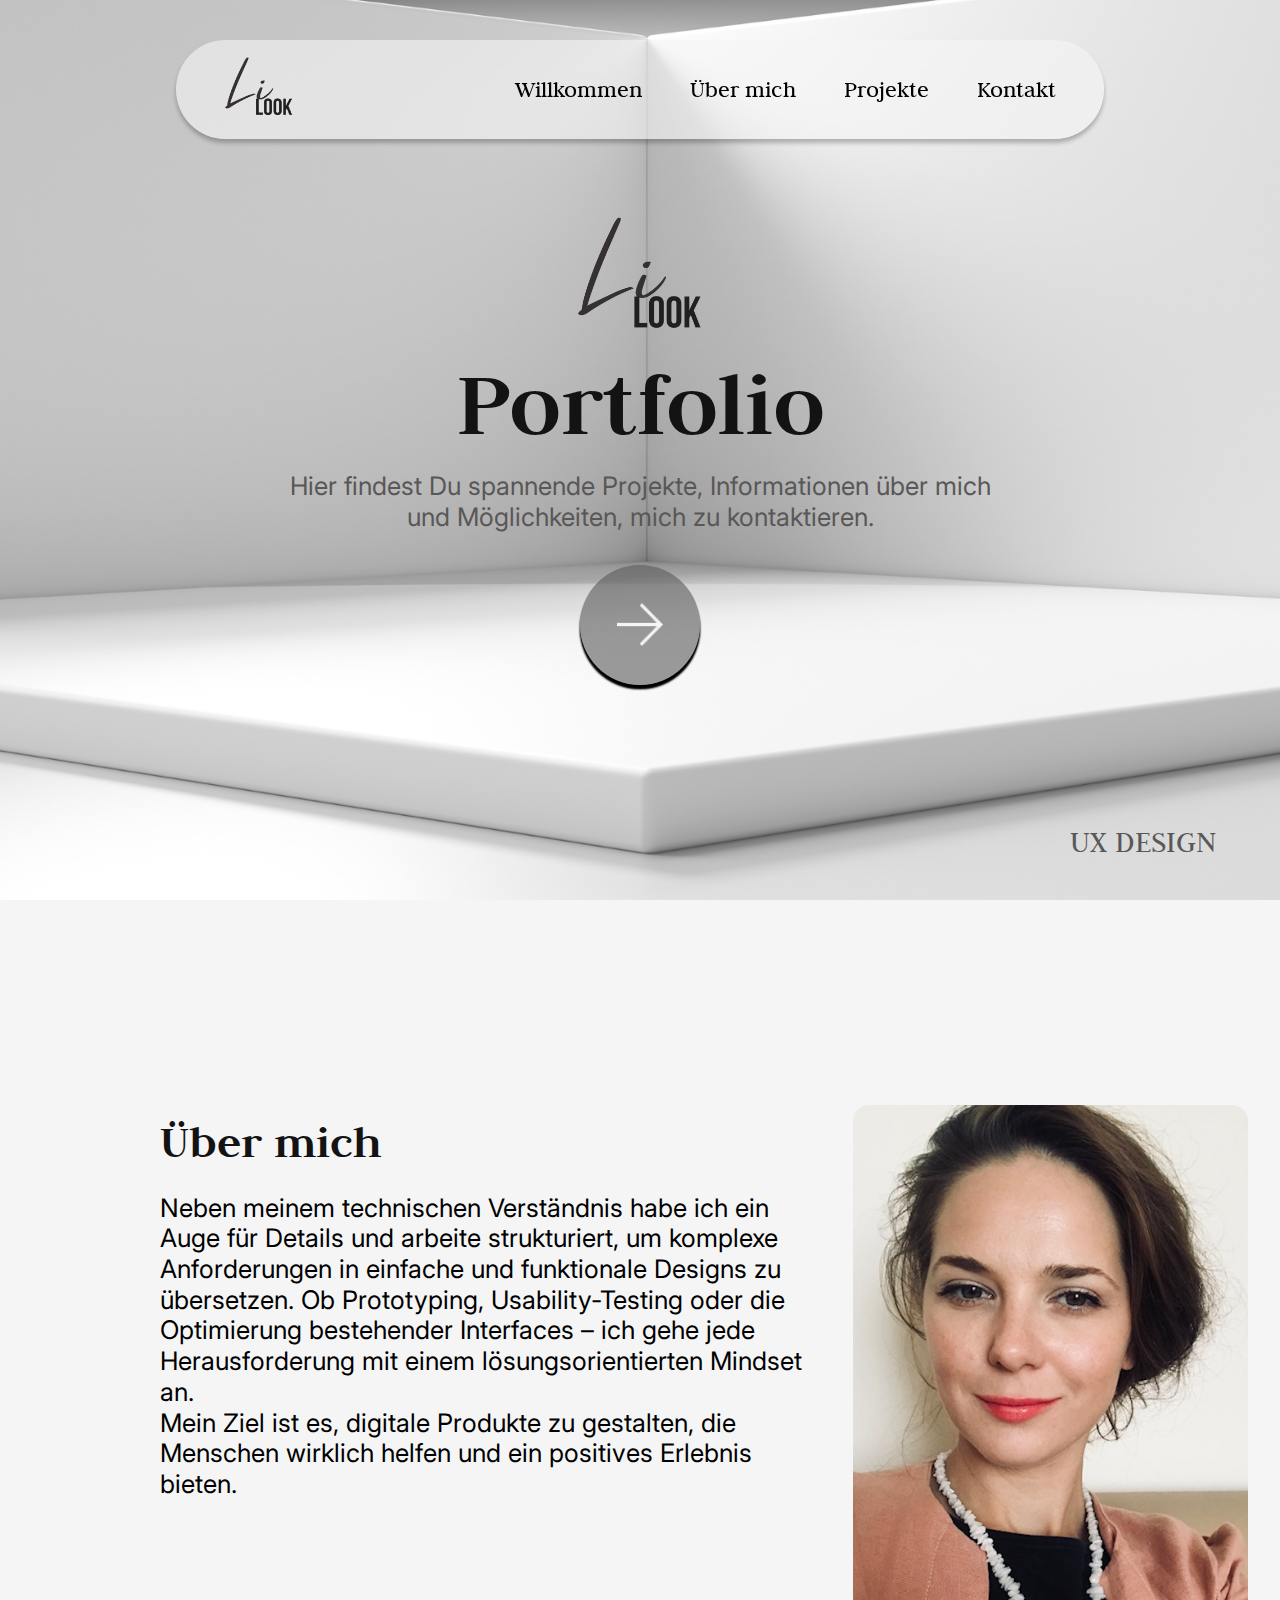
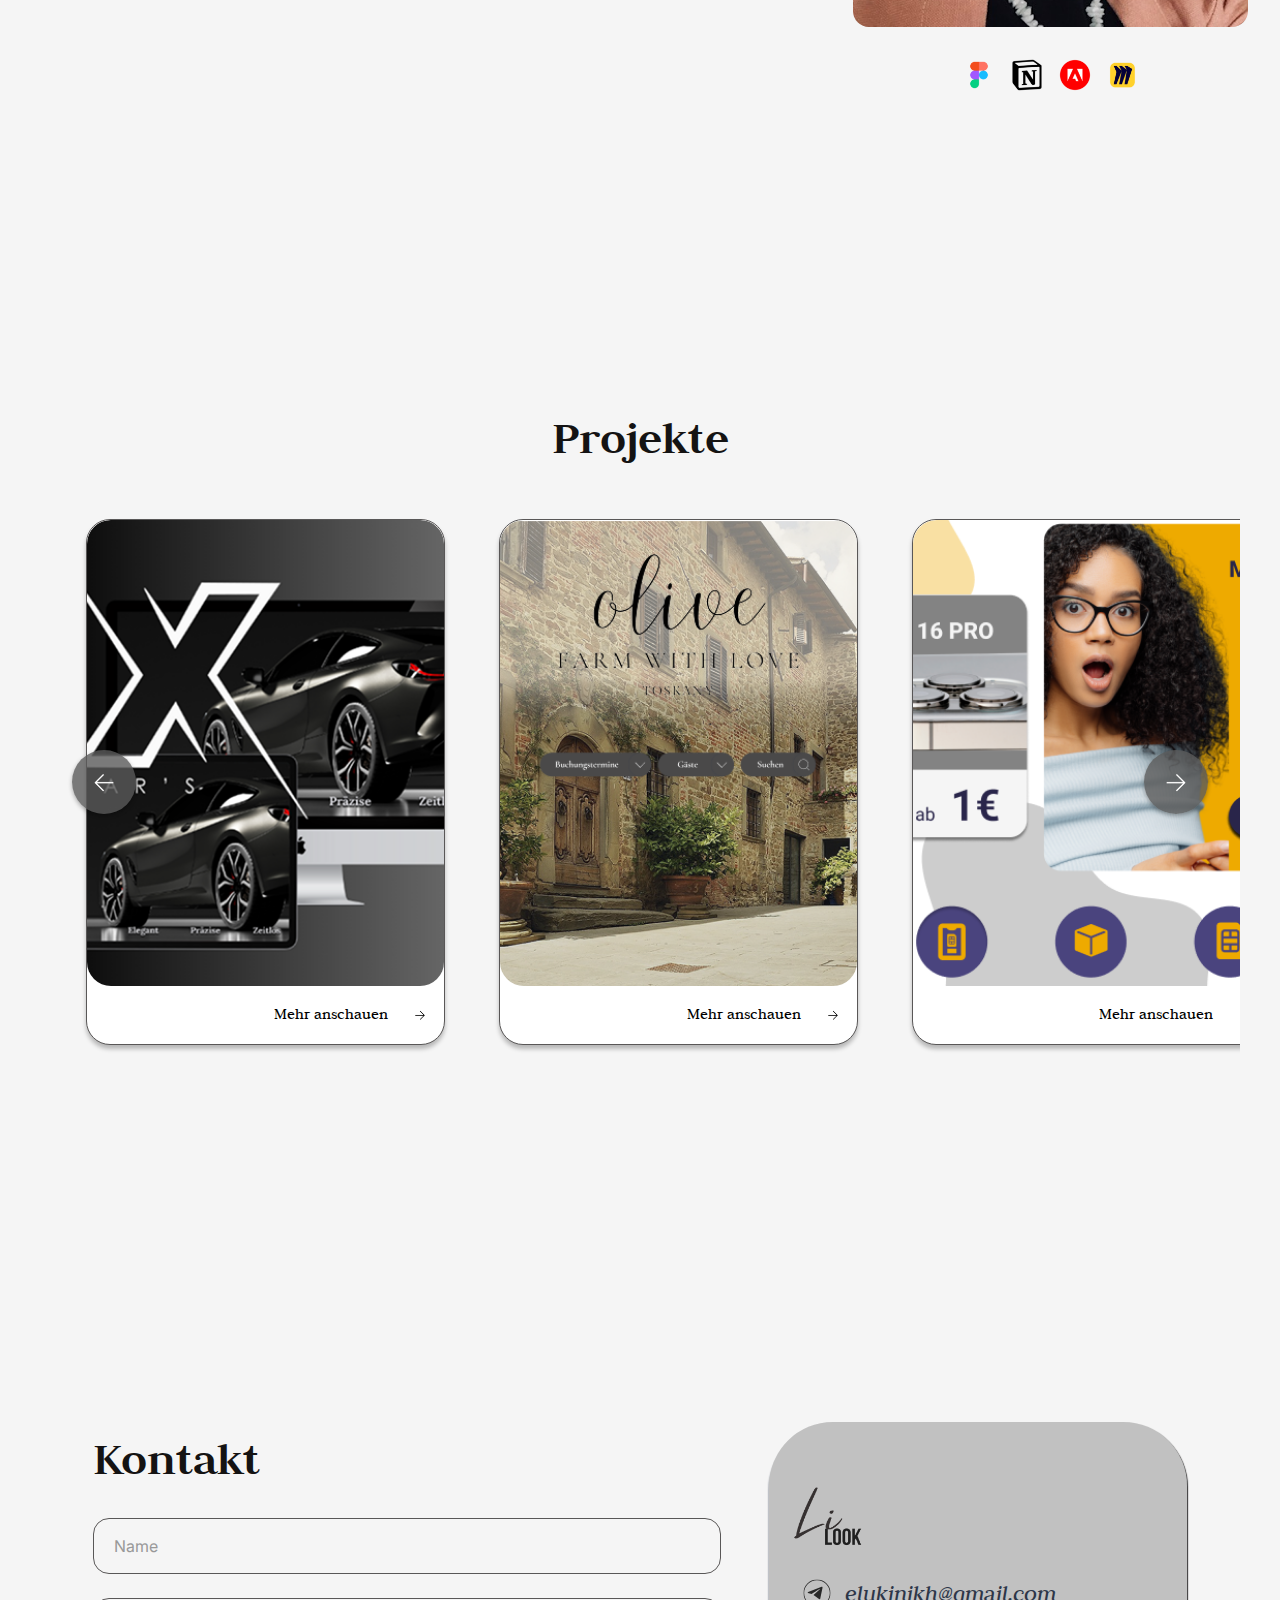
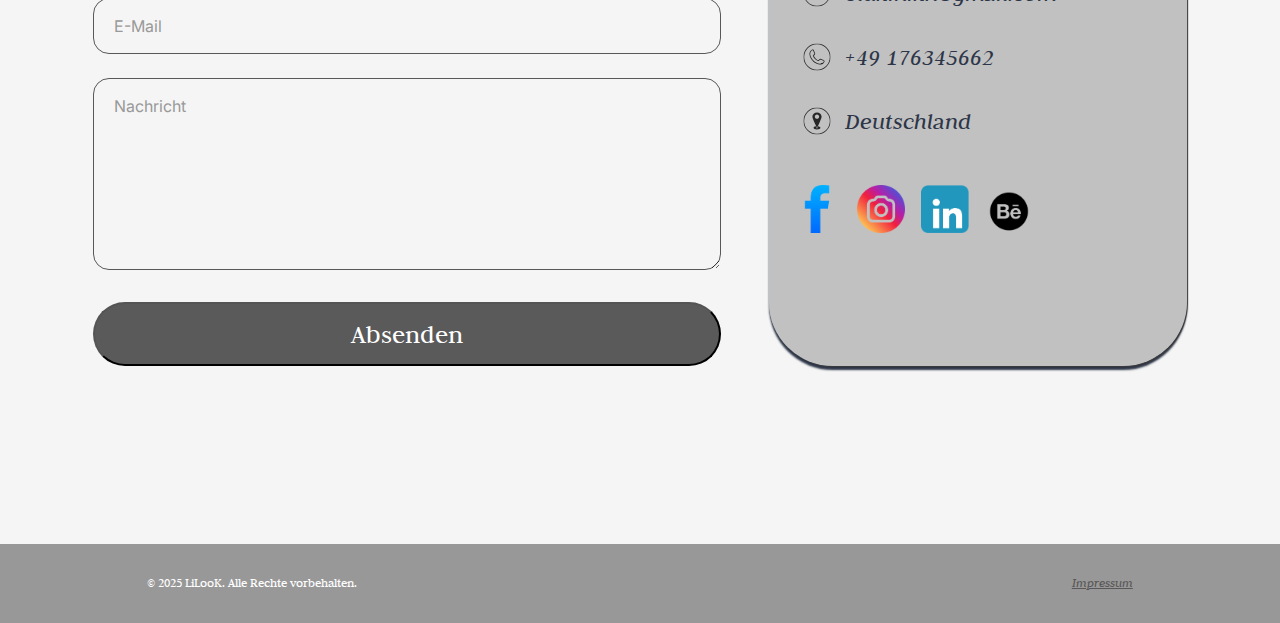
<file: index.html>
<!DOCTYPE html>
<html lang="de">

<head>
    <meta charset="UTF-8">
    <meta name="viewport" content="width=device-width, initial-scale=1.0">
    <title>LiLooK</title>
    <meta name="description"
        content="Willkommen im Portfolio von LiLooK – Entdecken Sie spannende Projekte, Informationen über mich und Möglichkeiten, mich zu kontaktieren.">
    <meta name="keywords" content="LiLooK, Portfolio, UX Design, Webentwicklung, Projekte, Kontakt">
    <link rel="canonical" href="https://www.LiLooK.de/index.html">
    <link rel="preconnect" href="https://fonts.googleapis.com">
    <link rel="preconnect" href="https://fonts.gstatic.com" crossorigin>
    <link
        href="https://fonts.googleapis.com/css2?family=Judson:ital,wght@0,400;0,700;1,400&family=Inter:ital,opsz,wght@0,14..32,100..900;1,14..32,100..900&display=swap"
        rel="stylesheet">
    <link rel="stylesheet" href="CSS/styles.css">
    <link rel="stylesheet" href="CSS/mediaQueries.css">
    <script src="https://code.jquery.com/jquery-3.7.1.js"></script>
    <script src="js/loadTemplates.js"></script>
</head>

<body>
    <!-- Der Header wird hier automatisch eingefügt -->

    <!-- Willkommen Section -->
    <section id="Willkommen" aria-label="Willkommen">
        <div class="hero">
            <img src="images/logo.png" alt="LiLook Logo">
            <h1>Portfolio</h1>
            <p>Hier findest Du spannende Projekte, Informationen über mich und Möglichkeiten, mich zu kontaktieren.</p>
            <div class="button-container">
                <a href="#Über-mich" class="scroll-button" aria-label="Scrollen zu über mich">
                    <img src="images/arrow left white.png" alt="Pfeil Icon" c class="scroll-arrow-icon">
                </a>
            </div>
        </div>
        <div class="merits"> UX DESIGN</div>
    </section>
    <!-- Über mich Section -->
    <section id="Über-mich" aria-label="Über mich">
        <div class="two-column-grid">
            <div class="left-column">
                <h2>Über mich</h2>
                <div class="about-text">
                    <p>Neben meinem technischen Verständnis habe ich ein Auge für Details und arbeite
                        strukturiert, um
                        komplexe Anforderungen in einfache und funktionale Designs zu übersetzen. Ob
                        Prototyping,
                        Usability-Testing oder die Optimierung bestehender Interfaces – ich gehe jede
                        Herausforderung
                        mit einem lösungsorientierten Mindset an.
                    </p>
                    <p>Mein Ziel ist es, digitale Produkte zu gestalten, die Menschen wirklich helfen und ein
                        positives Erlebnis bieten.
                    </p>
                </div>
            </div>
            <div class="right-column">
                <div class="about-image">
                    <img src="images/foto.JPG" alt="LiLook Foto">
                </div>
                <!-- Icons -->
                <div class="icon-container">
                    <img src="images/figma icon.png" alt="Figma" class="icon">
                    <img src="images/notion icon.png" alt="Notion" class="icon">
                    <img src="images/adobe icon.png" alt="Adobe" class="icon">
                    <img src="images/miro icon.png" alt="Miro" class="icon">
                </div>
            </div>
        </div>
    </section>
    <!-- projekts Section -->
    <section id="Projekte" aria-label="Projekte">
        <h2>Projekte</h2>
        <div class="cards-wrapper">
            <div class="cards-container">
                <!-- projekt X Cars -->
                <div class="projekt" data-project="xcars">
                    <article class="card" aria-label="X Cars Projekt">
                        <div class="card-content">
                            <img src="images/x cars card-image.png" alt="X cars Unternehmensoftware" class="card-image">
                            <a href="xcars.html" class="card-link" data-project="xcars">
                                Mehr anschauen
                                <img src="images/arrow right.png" alt="Pfeil-Icon" class="arrow-icon">
                            </a>
                        </div>
                    </article>
                </div>
                <!-- projekt Villa Oliva -->
                <div class="projekt" data-project="oliva">
                    <article class="card" aria-label="Villa Oliva Projekt">
                        <div class="card-content">
                            <img src="images/oliva card-image.png" alt="Villa Oliva Webpräsenz" class="card-image">
                            <a href="oliva.html" class="card-link" data-project="oliva">
                                Mehr anschauen
                                <img src="images/arrow right.png" alt="Pfeil-Icon" class="arrow-icon">
                            </a>
                        </div>
                    </article>
                </div>
                <!-- projekt IP Telekom -->
                <div class="projekt" data-project="ip">
                    <article class="card" aria-label="IP Telekom Projekt">
                        <div class="card-content">
                            <img src="images/ip card-image.png" alt="IP Telekom Projekt" class="card-image">
                            <a href="ip.html" class="card-link" data-project="ip">
                                Mehr anschauen
                                <img src="images/arrow right.png" alt="Pfeil-Icon" class="arrow-icon">
                            </a>
                        </div>
                    </article>
                </div>
            </div>
            <!-- Navigationsbuttons -->
            <button class="nav-button prev-button">
                <img src="images/arrow left.png" alt="Vorheriges Projekt" class="nav-icon">
            </button>
            <button class="nav-button next-button">
                <img src="images/arrow right.png" alt="Nächstes Projekt" class="nav-icon">
            </button>
        </div>
    </section>
    <!-- Kontakt Section -->
    <section id="Kontakt" aria-label="Kontakt">
        <div class="kontakt-grid">
            <!-- Formular-Spalte -->
            <div class="form-spalte">
                <h2>Kontakt</h2>
                <form action="#" method="post">
                    <!-- Floating Label Gruppe für Name -->
                    <div class="floating-label-group">
                        <input type="text" id="name" name="name" pattern="[A-Za-zÄÖÜäöüß ]+" placeholder=" " required>
                        <label for="name">Name</label>
                    </div>
                    <!-- Floating Label Gruppe für E-Mail -->
                    <div class="floating-label-group">
                        <input type="email" id="email" name="email" placeholder=" " required>
                        <label for="email">E-Mail</label>
                    </div>

                    <!-- Floating Label Gruppe für Nachricht -->
                    <div class="floating-label-group">
                        <textarea id="message" name="message" placeholder=" " required></textarea>
                        <label for="message">Nachricht</label>
                    </div>

                    <button type="submit">Absenden</button>
                </form>
            </div>
            <!-- Kontakt-Spalte -->
            <div class="kontakt-spalte">
                <div class="kontakt-container">
                    <!-- E-Mail -->
                    <img src="images/logo.png" alt="LiLook Logo" class="logo">
                    <div class="kontakt-item">
                        <img src="images/icon mail.svg" alt="E-Mail Icon" class="kontakt-icon">
                        <a href="mailto:elukinikh@gmail.com">elukinikh@gmail.com</a>
                    </div>
                    <!-- Telefon -->
                    <div class="kontakt-item">
                        <img src="images/icon phone.svg" alt="Telefon Icon" class="kontakt-icon">
                        <p>+49 176345662</p>
                    </div>
                    <!-- Adresse -->
                    <div class="kontakt-item">
                        <img src="images/icon location.svg" alt="Adresse Icon" class="kontakt-icon">
                        <p>Deutschland</p>
                    </div>
                    <!-- Social-Media-Icons -->
                    <div class="social-links">
                        <a href="https://www.facebook.com/elizaveta.lukinikh/" target="_blank" rel="noopener noreferrer"
                            aria-label="Facebook">
                            <img src="images/facebooklogo.png" alt="Facebook" class="social-icon">
                        </a>
                        <a href="https://www.instagram.com/lillook/" target="_blank" rel="noopener noreferrer"
                            aria-label="Instagram">
                            <img src="images/insta logo.png" alt="Instagram" class="social-icon">
                        </a>
                        <a href="https://www.linkedin.com/in/elizaveta-lukinykh-975230240" target="_blank"
                            rel="noopener noreferrer" aria-label="LinkedIn">
                            <img src="images/linkd logo.png" alt="LinkedIn" class="social-icon">
                        </a>
                        <a href="https://www.behance.net/f824e1c0/" target="_blank" rel="noopener noreferrer"
                            aria-label="Behance">
                            <img src="images/behance logo.png" alt="Behance" class="social-icon">
                        </a>
                    </div>
                </div>
            </div>
        </div>
    </section>
    <!-- Footer -->
    <!-- Der Footer wird hier automatisch eingefügt -->
    <!-- JavaScript für die Logik -->
    <script src="js/headerFooterLogic.js"></script>
    <script src="js/galleryLogic.js"></script>

</body>

</html>
</file>
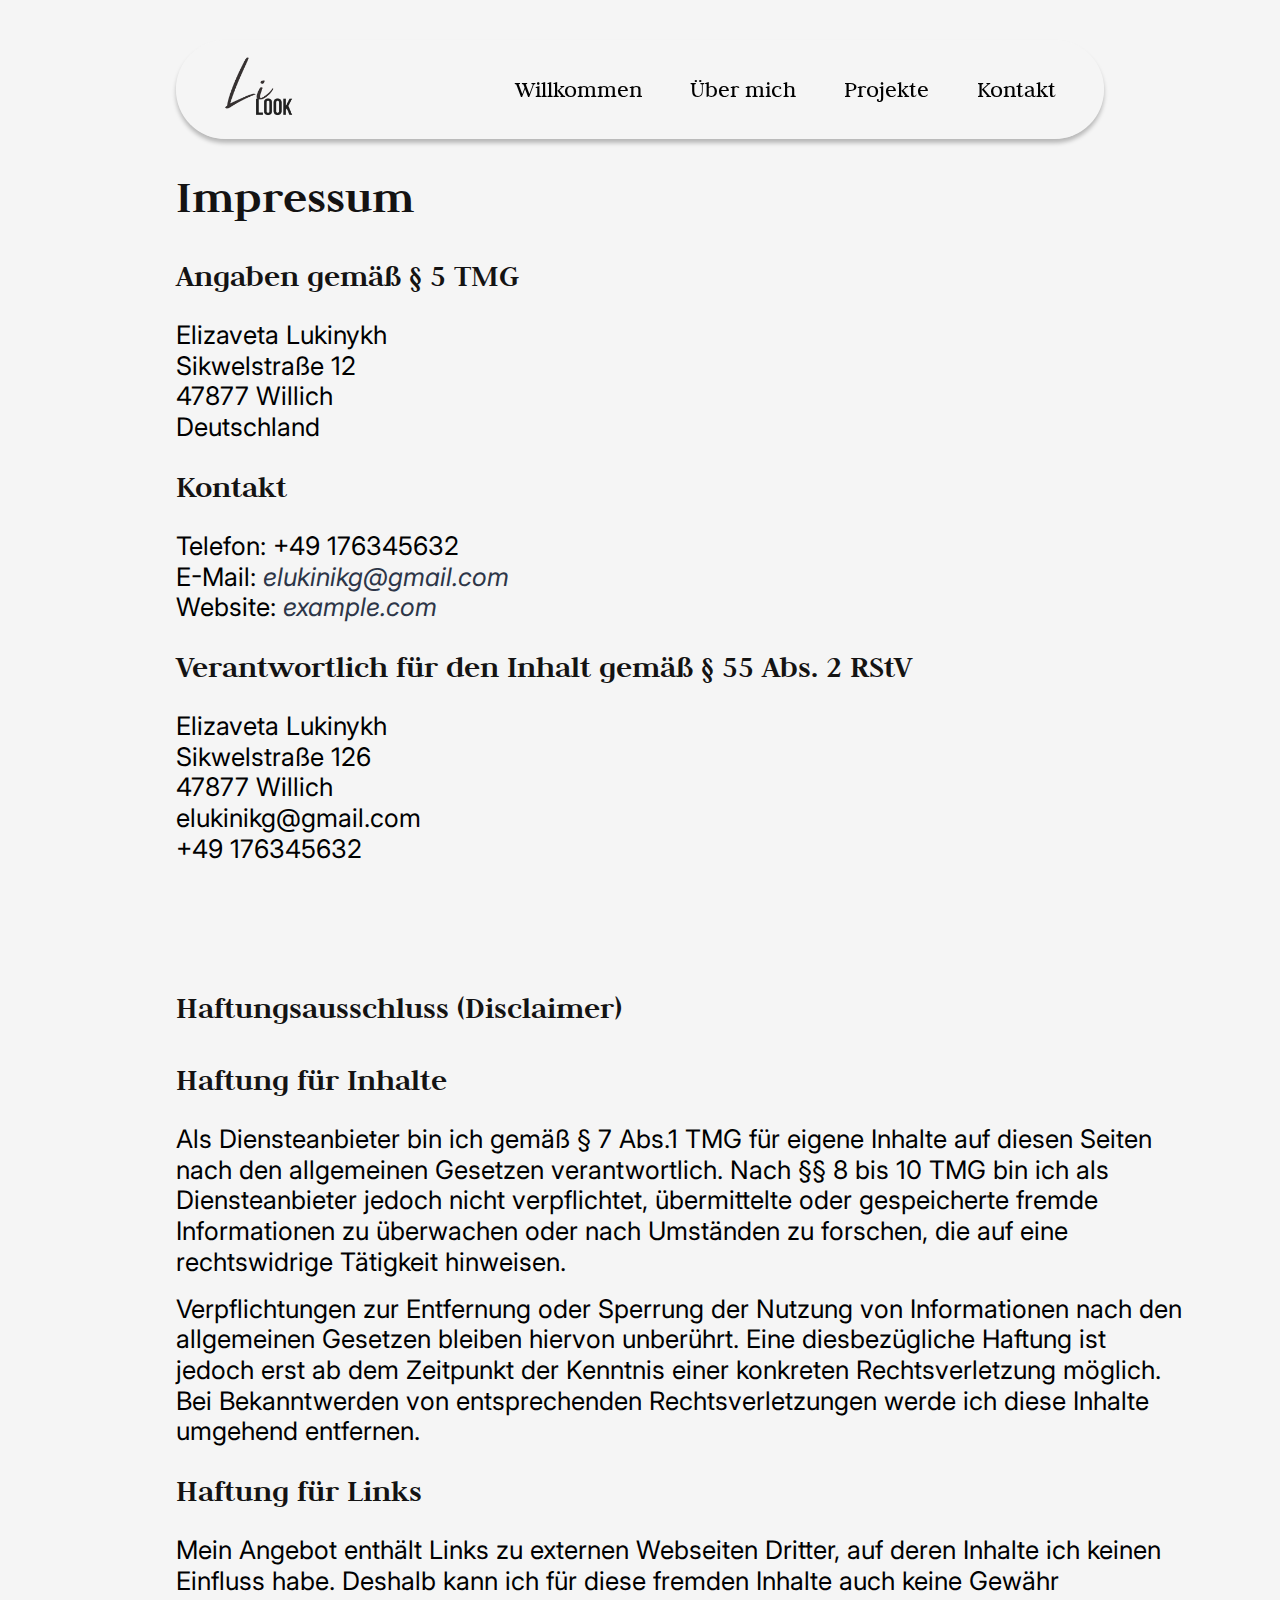
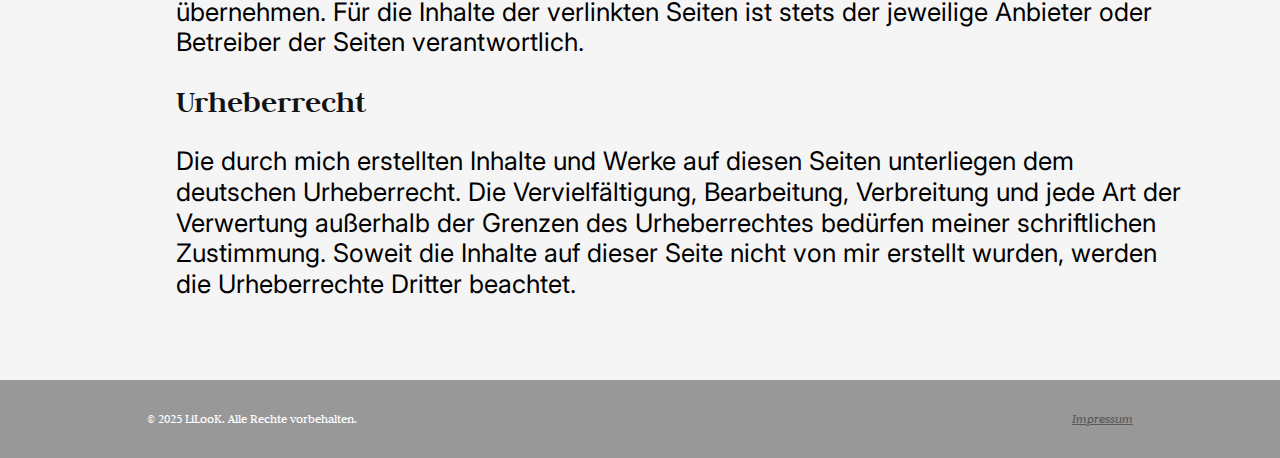
<file: impressum.html>
<!DOCTYPE html>
<html lang="de">

<head>
    <meta charset="UTF-8">
    <meta name="viewport" content="width=device-width, initial-scale=1.0">
    <meta name="description"
        content="Impressum der Website LiLooK. Angaben gemäß § 5 TMG, Kontaktinformationen und Haftungsausschluss.">
    <title>Impressum</title>
    <link rel="canonical" href="https://www.LiLooK.de/index.html">
    <link rel="preconnect" href="https://fonts.googleapis.com">
    <link rel="preconnect" href="https://fonts.gstatic.com" crossorigin>
    <link
        href="https://fonts.googleapis.com/css2?family=Judson:ital,wght@0,400;0,700;1,400&family=Inter:ital,opsz,wght@0,14..32,100..900;1,14..32,100..900&display=swap"
        rel="stylesheet">
    <link rel="stylesheet" href="CSS/styles.css">
    <link rel="stylesheet" href="CSS/mediaQueries.css">
    <script src="https://code.jquery.com/jquery-3.7.1.js"></script>
    <script src="js/loadTemplates.js"></script>
</head>

<body>
    <!-- Header wird automatisch eingefügt -->
    <main id="Kontakt-content" class="container">
        <!-- Section 1: Angaben gemäß § 5 TMG -->
        <section id="impressum-1" class="impressum-section">
            <h2>Impressum</h2>
            <h3>Angaben gemäß § 5 TMG</h3>
            <p>Elizaveta Lukinykh<br>
               Sikwelstraße 12 <br>
               47877 Willich <br>
               Deutschland</p>
            <h3>Kontakt</h3>
            <p>Telefon: +49 176345632<br>
                E-Mail: <a href="mailto:elukinikg@gmail.com"
                    aria-label="E-Mail an Elizaveta Lukinykh">elukinikg@gmail.com</a><br>
                Website: <a href="https://example.com" target="_blank" rel="noopener noreferrer"
                    aria-label="Besuche die Website example.com">example.com</a></p>
            <h3>Verantwortlich für den Inhalt gemäß § 55 Abs. 2 RStV</h3>
            <p>Elizaveta Lukinykh<br>
                Sikwelstraße 126<br>
                47877 Willich <br>
                elukinikg@gmail.com<br>
                +49 176345632<br>
            </p>
        </section>

        <!-- Section 2: Haftungsausschluss (Disclaimer) -->
        <section id="disclaimer" class="impressum-section">
            <h3>Haftungsausschluss (Disclaimer)</h3>
            <h3>Haftung für Inhalte</h3>
            <p>Als Diensteanbieter bin ich gemäß § 7 Abs.1 TMG für eigene Inhalte auf diesen Seiten nach den
                allgemeinen Gesetzen verantwortlich. Nach §§ 8 bis 10 TMG bin ich als Diensteanbieter jedoch nicht
                verpflichtet, übermittelte oder gespeicherte fremde Informationen zu überwachen oder nach Umständen zu
                forschen, die auf eine rechtswidrige Tätigkeit hinweisen.</p>
            <p>Verpflichtungen zur Entfernung oder Sperrung der Nutzung von Informationen nach den allgemeinen Gesetzen
                bleiben hiervon unberührt. Eine diesbezügliche Haftung ist jedoch erst ab dem Zeitpunkt der Kenntnis
                einer konkreten Rechtsverletzung möglich. Bei Bekanntwerden von entsprechenden Rechtsverletzungen werde
                ich diese Inhalte umgehend entfernen.</p>

            <h3>Haftung für Links</h3>
            <p>Mein Angebot enthält Links zu externen Webseiten Dritter, auf deren Inhalte ich keinen Einfluss habe.
                Deshalb kann ich für diese fremden Inhalte auch keine Gewähr übernehmen. Für die Inhalte der verlinkten
                Seiten ist stets der jeweilige Anbieter oder Betreiber der Seiten verantwortlich.</p>

            <h3>Urheberrecht</h3>
            <p>Die durch mich erstellten Inhalte und Werke auf diesen Seiten unterliegen dem deutschen Urheberrecht. Die
                Vervielfältigung, Bearbeitung, Verbreitung und jede Art der Verwertung außerhalb der Grenzen des
                Urheberrechtes bedürfen meiner schriftlichen Zustimmung. Soweit die Inhalte auf dieser Seite nicht von
                mir erstellt wurden, werden die Urheberrechte Dritter beachtet.</p>
        </section>
    </main>
    <!-- Footer -->
     <!-- Footer wird automatisch eingefügt -->
     <script src="js/headerFooterLogic.js"></script>
</body>

</html>
</file>
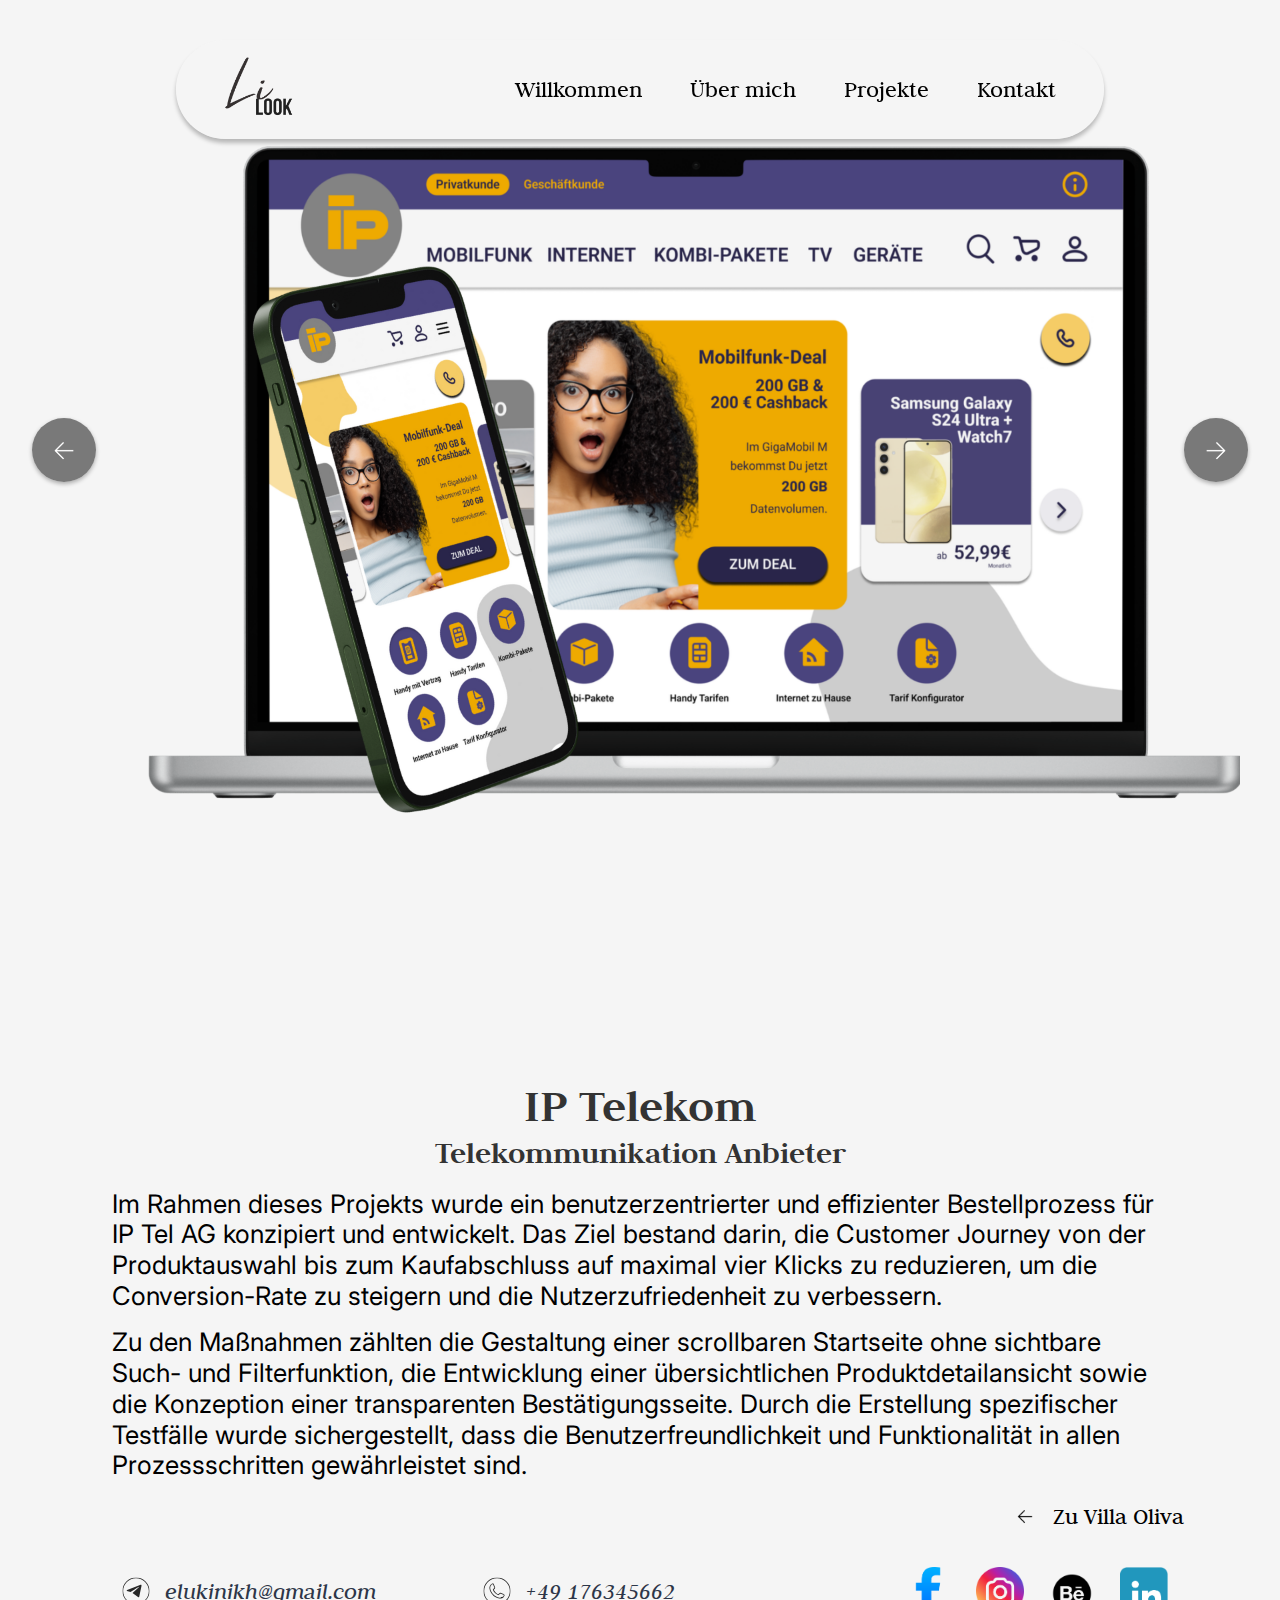
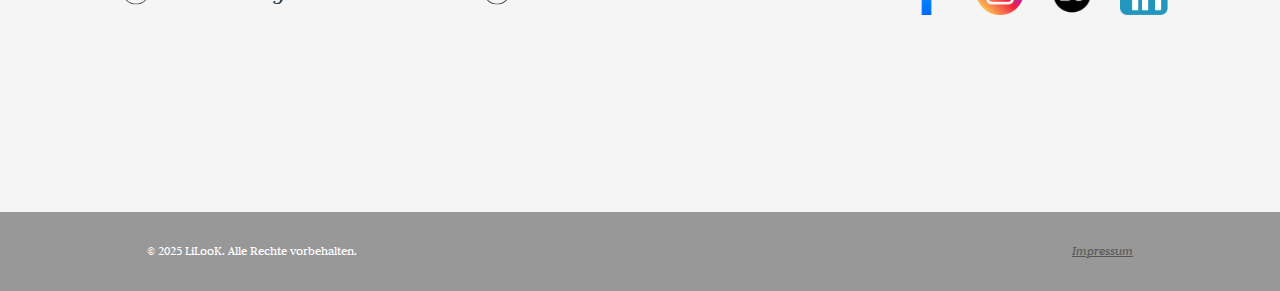
<file: ip.html>
<!DOCTYPE html>
<html lang="de">

<head>
    <meta charset="UTF-8">
    <meta name="viewport" content="width=device-width, initial-scale=1.0">
    <title>Projekt IP Telekom</title>
    <meta name="description" content="Entdecken Sie das IP Telekom Projekt – ">
    <meta name="keywords" content="IP Telekom, UX Design, Softwareentwicklung, LiLooK">
    <link rel="canonical" href="https://www.LiLooK.de/ip.html">
    <link rel="preconnect" href="https://fonts.googleapis.com">
    <link rel="preconnect" href="https://fonts.gstatic.com" crossorigin>
    <link
        href="https://fonts.googleapis.com/css2?family=Judson:ital,wght@0,400;0,700;1,400&family=Inter:ital,opsz,wght@0,14..32,100..900;1,14..32,100..900&display=swap"
        rel="stylesheet">
    <link rel="stylesheet" href="CSS/styles.css">
    <link rel="stylesheet" href="CSS/mediaQueries.css">
    <script src="https://code.jquery.com/jquery-3.7.1.js"></script>
    <script src="js/loadTemplates.js"></script>
</head>

<body>
    <!-- Header wird automatisch eingefügt -->
    <main>
        <section id="Galerie" aria-label="Galerie">
            <div class="project-gallery">
                <div class="gallery-slider">
                    <div class="slider-track">
                        <div class="slide">
                            <img src="images/IP Mock up Startseite.png" alt="Mock-up der Ip Telekom Website - Hauptseite">
                        </div>
                        <div class="slide">
                            <img src="images/IP Mock up 2.png" alt="Mock-up der Ip Telekom Website - produktseite">
                        </div>
                        <div class="slide">
                            <img src="images/IP Mock up produktseite.png" alt="Mock-up der Ip Telekom Website - Tarifseite">
                        </div>
                        <div class="slide">
                            <img src="images/IP Mock up 4.png" alt="Mock-up der IP Telekom Website - Warenkorb">
                        </div>
                    </div>
                </div>
                <!-- Navigationsbuttons -->
                <button class="nav-button prev-button">
                    <img src="images/arrow left.png" alt="Vorheriges Projekt" class="nav-icon">
                </button>
                <button class="nav-button next-button">
                    <img src="images/arrow right.png" alt="Nächstes Projekt" class="nav-icon">
                </button>
            </div>
        </section>
        <section id="Projekt-info" aria-label="Projekt-info">
            <article>
                <div class="project-description">
                    <h2>IP Telekom</h2>
                    <h3>Telekommunikation Anbieter</h3>
                    <p>Im Rahmen dieses Projekts wurde ein benutzerzentrierter und effizienter Bestellprozess für IP Tel
                        AG konzipiert und entwickelt. Das Ziel bestand darin, die Customer Journey von der
                        Produktauswahl bis zum Kaufabschluss auf maximal vier Klicks zu reduzieren, um die
                        Conversion-Rate zu steigern und die Nutzerzufriedenheit zu verbessern.
                    </p>
                    <p>
                        Zu den Maßnahmen zählten die Gestaltung einer scrollbaren Startseite ohne sichtbare Such- und
                        Filterfunktion, die Entwicklung einer übersichtlichen Produktdetailansicht sowie die Konzeption
                        einer transparenten Bestätigungsseite. Durch die Erstellung spezifischer Testfälle wurde
                        sichergestellt, dass die Benutzerfreundlichkeit und Funktionalität in allen Prozessschritten
                        gewährleistet sind.
                    </p>
                </div>
            </article>
            <div class="project-actions">
                <div class="project-navigation">
                    <a href="oliva.html" class="prev-project-btn" aria-label="Vorheriges Projekt">
                        <img src="images/arrow left.png" alt="Pfeil nach rechts für Projektnavigation"
                            class="arrow-icon">
                        Zu Villa Oliva
                    </a>
                </div>
            </div>
            <div class="contact-container" aria-label="Kontaktinformationen">
                <div class="kontakt-info">
                    <div class="kontakt-item">
                        <img src="images/icon mail.svg" alt="E-Mail Icon">
                        <a href="mailto:elukinikh@gmail.com">elukinikh@gmail.com</a>
                    </div>
                    <div class="kontakt-item">
                        <img src="images/icon phone.svg" alt="Phone Icon">
                        <p>+49 176345662</p>
                    </div>
                    <div class="social-links1">
                        <a href="https://www.facebook.com/elizaveta.lukinikh/" target="_blank" rel="noopener noreferrer"
                            aria-label="Facebook" class="social-icon">
                            <img src="images/facebooklogo.png" alt="Facebook">
                        </a>
                        <a href="https://www.instagram.com/lillook/" target="_blank" rel="noopener noreferrer"
                            aria-label="Instagram" class="social-icon">
                            <img src="images/insta logo.png" alt="Instagram">
                        </a>
                        <a href="https://www.behance.net/f824e1c0/" target="_blank" rel="noopener noreferrer"
                            aria-label="Behance" class="social-icon">
                            <img src="images/behance logo.png" alt="Behance">
                        </a>
                        <a href="http://www.linkedin.com/in/elizaveta-lukinykh-975230240" target="_blank"
                            rel="noopener noreferrer" aria-label="LinkdIn" class="social-icon">
                            <img src="images/linkd logo.png" alt="LinkdIn" >
                        </a>
                    </div>
                </div>
            </div>
        </section>
    </main>
    <!-- Footer wird automatisch eingefügt -->
    <script src="js/headerFooterLogic.js"></script>
    <script src="js/projectGallery.js"></script>
</body>

</html>
</file>
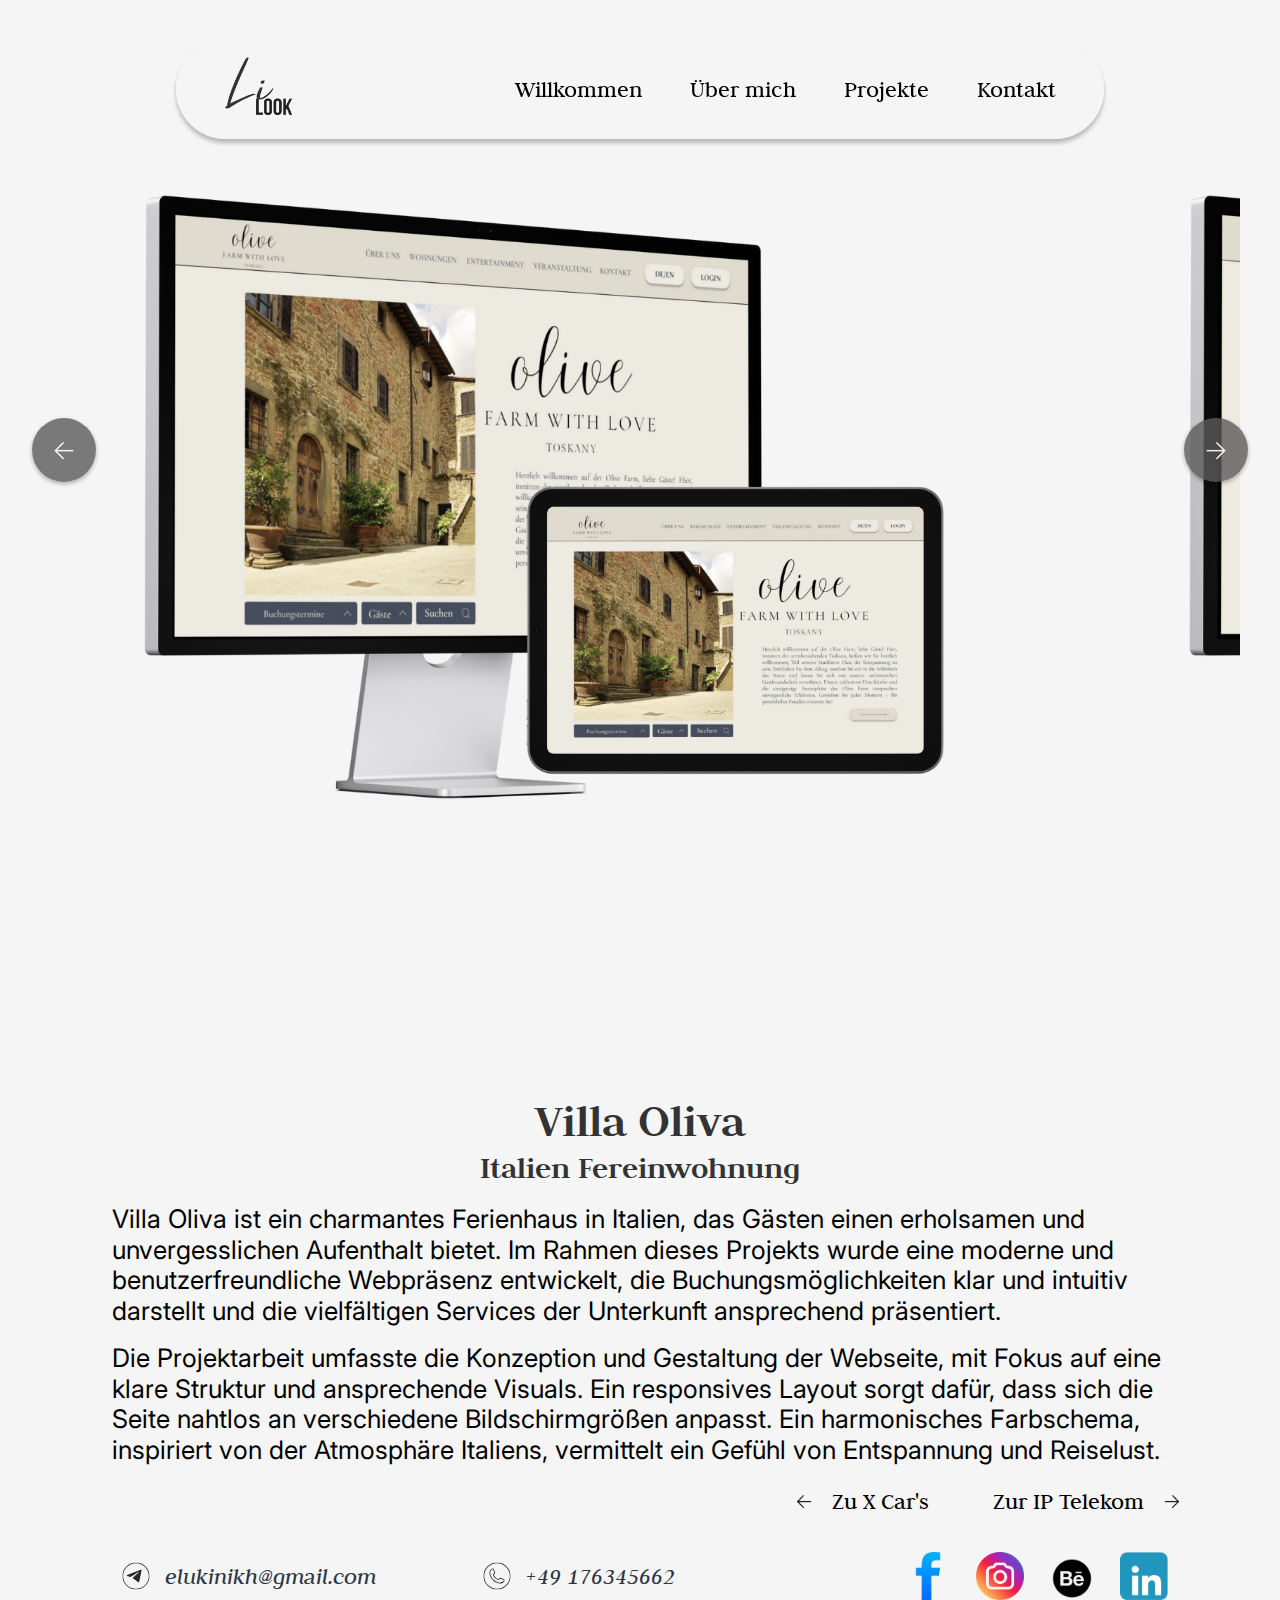
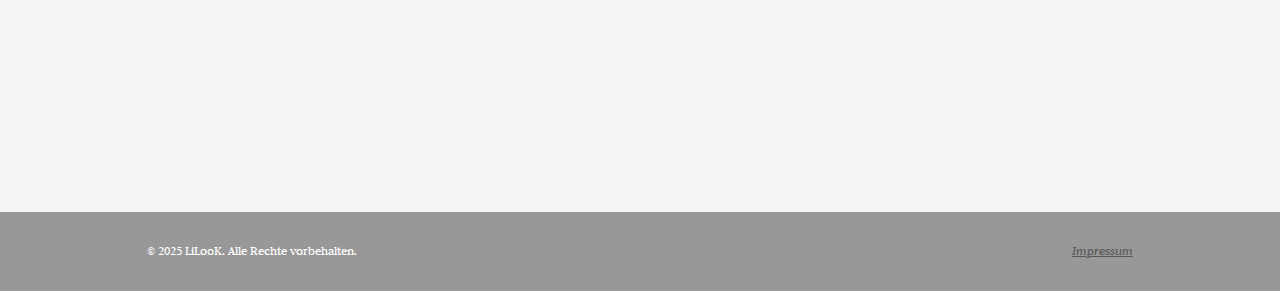
<file: oliva.html>
<!DOCTYPE html>
<html lang="de">

<head>
    <meta charset="UTF-8">
    <meta name="viewport" content="width=device-width, initial-scale=1.0">
    <title>Villa Oliva</title>
    <meta name="description" content="Entdecken Sie das Villa Oliva Projekt – ein spannende Reise">
    <meta name="keywords" content="Villa, Ferienhaus, UX Design, Italien Reise, LiLooK">
    <link rel="canonical" href="https://www.LiLooK.de/oliva.html">
    <link rel="preconnect" href="https://fonts.googleapis.com">
    <link rel="preconnect" href="https://fonts.gstatic.com" crossorigin>
    <link
        href="https://fonts.googleapis.com/css2?family=Judson:ital,wght@0,400;0,700;1,400&family=Inter:ital,opsz,wght@0,14..32,100..900;1,14..32,100..900&display=swap"
        rel="stylesheet">
    <link rel="stylesheet" href="CSS/styles.css">
    <link rel="stylesheet" href="CSS/mediaQueries.css">
    <script src="https://code.jquery.com/jquery-3.7.1.js"></script>
    <script src="js/loadTemplates.js"></script>
</head>

<body>
    <!-- Header wird automatisch eingefügt -->
    <main>
        <section id="Galerie" aria-label="Galerie">
            <div class="project-gallery">
                <div class="gallery-slider">
                    <div class="slider-track">
                        <div class="slide">
                            <img src="images/oliva mockup1.png" alt="Mock-up der Villa Oliva Website - Hauptseite">
                        </div>
                        <div class="slide">
                            <img src="images/oliva mockup2.png" alt="Mock-up der Villa Oliva Website - Wohnungübersicht">
                        </div>
                        <div class="slide">
                            <img src="images/oliva mockup3.png" alt="Mock-up der Villa Oliva Website - Eventübersicht">
                        </div>
                        <div class="slide">
                            <img src="images/oliva mockup4.png" alt="Mock-up der Villa Oliva Website - Eventenbeschreibung">
                        </div>
                    </div>
                </div>
                <!-- Navigationsbuttons -->
                <button class="nav-button prev-button">
                    <img src="images/arrow left.png" alt="Vorheriges Projekt" class="nav-icon">
                </button>
                <button class="nav-button next-button">
                    <img src="images/arrow right.png" alt="Nächstes Projekt" class="nav-icon">
                </button>
            </div>
        </section>
        <section id="Projekt-info" aria-label="Projekt-info">
            <article>
                <div class="project-description">
                    <h2>Villa Oliva</h2>
                    <h3>Italien Fereinwohnung</h3>
                    <p>Villa Oliva ist ein charmantes Ferienhaus in Italien, das Gästen einen erholsamen und
                        unvergesslichen Aufenthalt bietet. Im Rahmen dieses Projekts wurde eine moderne und
                        benutzerfreundliche Webpräsenz entwickelt, die Buchungsmöglichkeiten klar und intuitiv darstellt
                        und die vielfältigen Services der Unterkunft ansprechend präsentiert.
                    </p>
                    <p>
                        Die Projektarbeit umfasste die Konzeption und Gestaltung der Webseite, mit Fokus auf eine klare
                        Struktur und ansprechende Visuals. Ein responsives Layout sorgt dafür, dass sich die Seite
                        nahtlos an verschiedene Bildschirmgrößen anpasst. Ein harmonisches Farbschema, inspiriert von
                        der Atmosphäre Italiens, vermittelt ein Gefühl von Entspannung und Reiselust.
                    </p>
                </div>
            </article>
            <div class="project-actions">
                <div class="project-navigation">
                    <a href="xcars.html" class="prev-project-btn" aria-label="Vorheriges Projekt">
                        <img src="images/arrow left.png" alt="Pfeil nach rechts für Projektnavigation"
                            class="arrow-icon">
                        Zu X Car's
                    </a>

                    <a href="ip.html" class="next-project-btn" aria-label="Nächstes Projekt">
                        Zur IP Telekom
                        <img src="images/arrow right.png" alt="Pfeil nach rechts für Projektnavigation"
                            class="arrow-icon">
                    </a>
                </div>
            </div>
            <div class="contact-container" aria-label="Kontaktinformationen">
                <div class="kontakt-info">
                    <div class="kontakt-item">
                        <img src="images/icon mail.svg" alt="E-Mail Icon">
                        <a href="mailto:elukinikh@gmail.com">elukinikh@gmail.com</a>
                    </div>
                    <div class="kontakt-item">
                        <img src="images/icon phone.svg" alt="Phone Icon">
                        <p>+49 176345662</p>
                    </div>
                    <div class="social-links1">
                        <a href="https://www.facebook.com/elizaveta.lukinikh/" target="_blank" rel="noopener noreferrer"
                            aria-label="Facebook" class="social-icon">
                            <img src="images/facebooklogo.png" alt="Facebook">
                        </a>
                        <a href="https://www.instagram.com/lillook/" target="_blank" rel="noopener noreferrer"
                            aria-label="Instagram" class="social-icon">
                            <img src="images/insta logo.png" alt="Instagram">
                        </a>
                        <a href="https://www.behance.net/f824e1c0/" target="_blank" rel="noopener noreferrer"
                            aria-label="Behance" class="social-icon">
                            <img src="images/behance logo.png" alt="Behance">
                        </a>
                        <a href="http://www.linkedin.com/in/elizaveta-lukinykh-975230240" target="_blank"
                            rel="noopener noreferrer" aria-label="LinkdIn" class="social-icon">
                            <img src="images/linkd logo.png" alt="LinkdIn">
                        </a>
                    </div>
                </div>
            </div>
        </section>
    </main>
    <!-- Footer wird automatisch eingefügt -->
    <script src="js/headerFooterLogic.js"></script>
    <script src="js/projectGallery.js"></script>
</body>

</html>
</file>
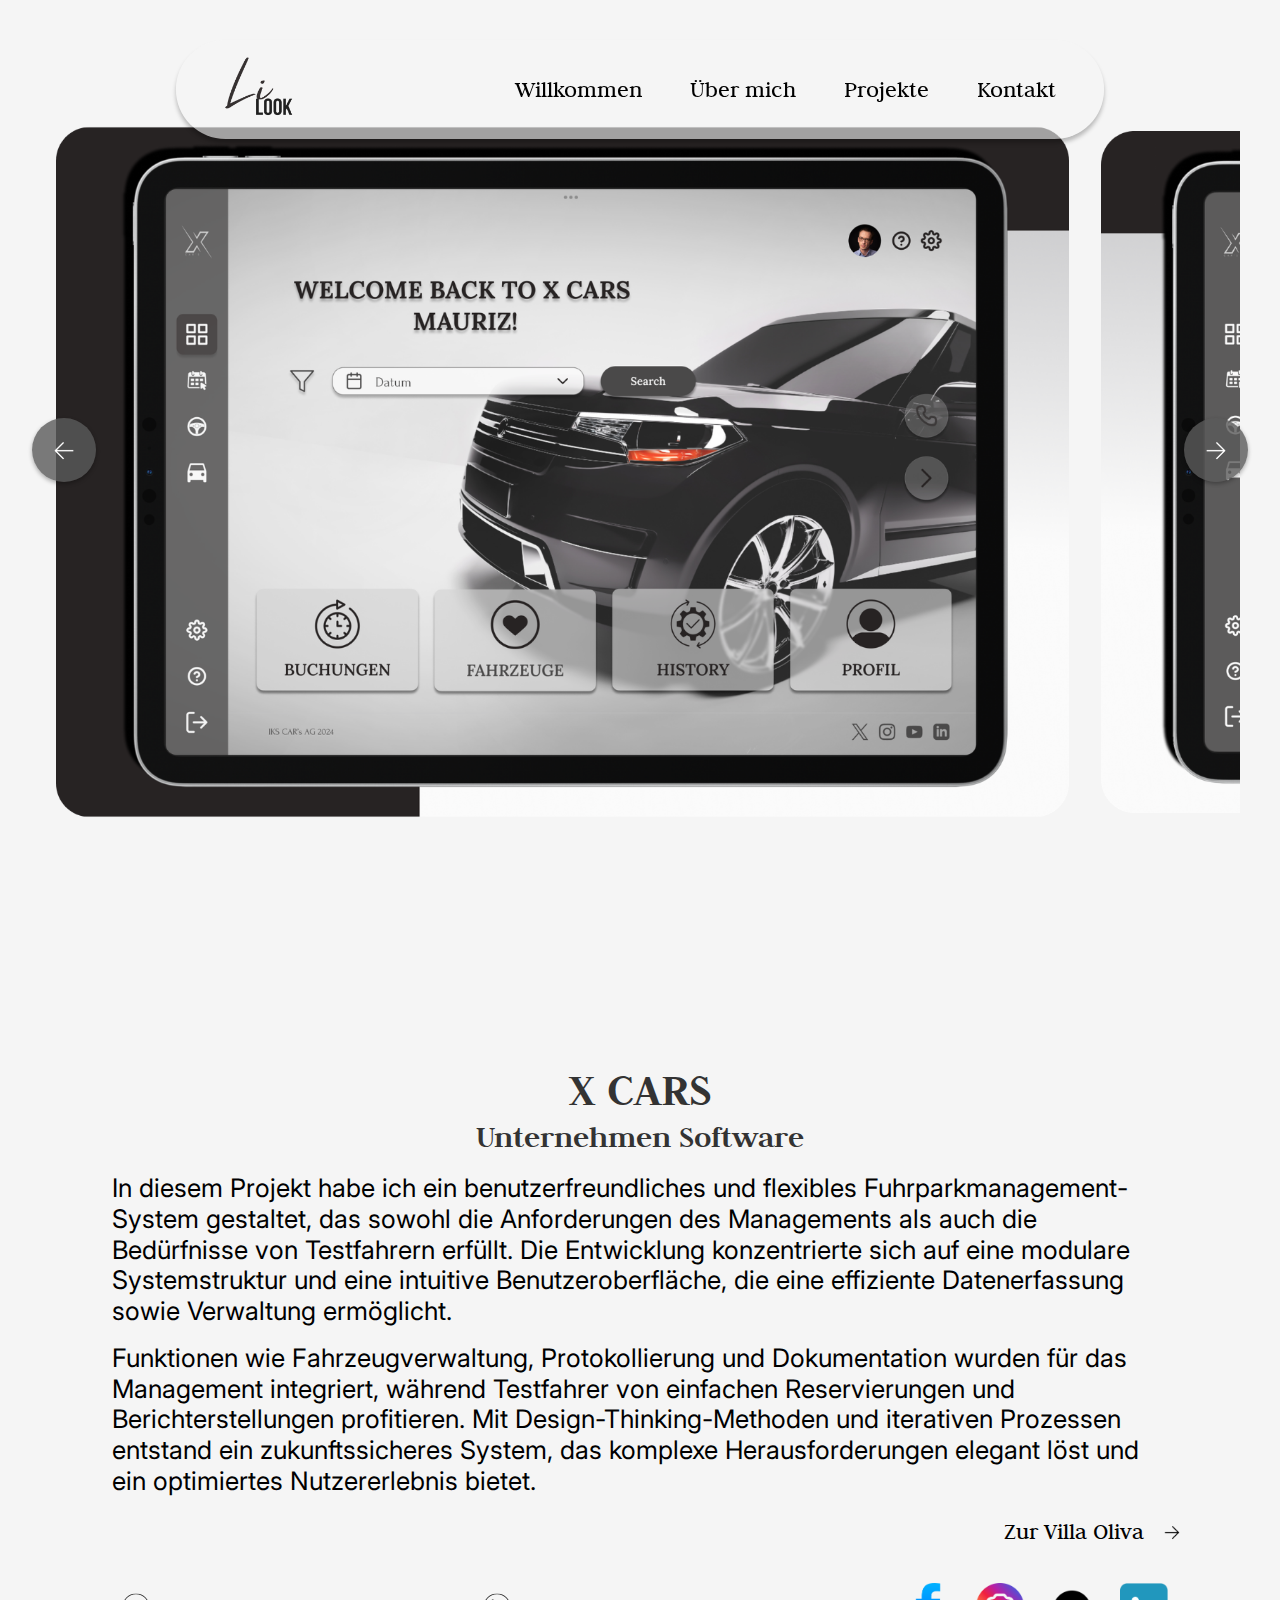
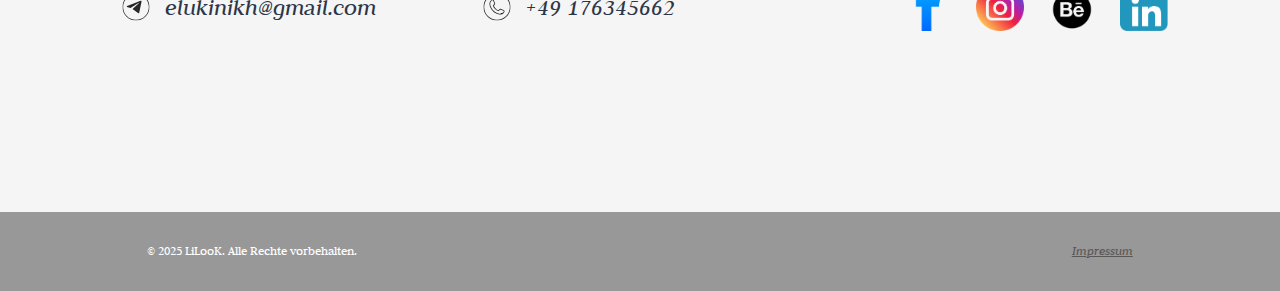
<file: xcars.html>
<!DOCTYPE html>
<html lang="de">

<head>
    <meta charset="UTF-8">
    <meta name="viewport" content="width=device-width, initial-scale=1.0">
    <title>X Cars Projekt</title>
    <meta name="description"
        content="Entdecken Sie das X Cars Projekt – ein benutzerfreundliches Fuhrparkmanagement-System, das effiziente Datenerfassung und Verwaltung ermöglicht.">
    <meta name="keywords" content="X Cars, Fuhrparkmanagement, UX Design, Softwareentwicklung, LiLooK">
    <link rel="canonical" href="https://www.LiLooK.de/xcars.html">
    <link rel="preconnect" href="https://fonts.googleapis.com">
    <link rel="preconnect" href="https://fonts.gstatic.com" crossorigin>
    <link
        href="https://fonts.googleapis.com/css2?family=Judson:ital,wght@0,400;0,700;1,400&family=Inter:ital,opsz,wght@0,14..32,100..900;1,14..32,100..900&display=swap"
        rel="stylesheet">
    <link rel="stylesheet" href="CSS/styles.css">
    <link rel="stylesheet" href="CSS/mediaQueries.css">
    <script src="https://code.jquery.com/jquery-3.7.1.js"></script>
    <script src="js/loadTemplates.js"></script>
</head>

<body>
    <!-- Header wird automatisch eingefügt -->
    <main>
        <section id="Galerie" aria-label="Galerie">
            <div class="project-gallery">
                <div class="gallery-slider">
                    <div class="slider-track">
                        <div class="slide">
                            <img src="images/xcars mockup 1.png" alt="Mock-up der X cars Website - Hauptseite">
                        </div>
                        <div class="slide">
                            <img src="images/xcars mockup 2.png" alt="Mock-up der X cars Website - Fahrzeugübersicht">
                        </div>
                        <div class="slide">
                            <img src="images/xcars mockup 3.png" alt="Mock-up der X cars Website - Fahrzeugübersicht">
                        </div>
                        <div class="slide">
                            <img src="images/xcars mockup 4.png" alt="Mock-up der X cars Website - Fahrzeugübersicht">
                        </div>
                    </div>
                </div>
                <!-- Navigationsbuttons -->
                <button class="nav-button prev-button">
                    <img src="images/arrow left.png" alt="Vorheriges Projekt" class="nav-icon">
                </button>
                <button class="nav-button next-button">
                    <img src="images/arrow right.png" alt="Nächstes Projekt" class="nav-icon">
                </button>
            </div>
        </section>
        <section id="Projekt-info" aria-label="Projekt-info">
            <article>
                <div class="project-description">
                    <h2>X CARS</h2>
                    <h3>Unternehmen Software</h3>
                    <p>In diesem Projekt habe ich ein benutzerfreundliches und flexibles Fuhrparkmanagement-System
                        gestaltet,
                        das sowohl die Anforderungen des Managements als auch die Bedürfnisse von Testfahrern erfüllt.
                        Die
                        Entwicklung konzentrierte sich auf eine modulare Systemstruktur und eine intuitive
                        Benutzeroberfläche,
                        die eine effiziente Datenerfassung sowie Verwaltung ermöglicht.
                    </p>
                    <p>
                        Funktionen wie Fahrzeugverwaltung, Protokollierung und Dokumentation wurden für das Management
                        integriert, während Testfahrer von einfachen Reservierungen und Berichterstellungen profitieren.
                        Mit
                        Design-Thinking-Methoden und iterativen Prozessen entstand ein zukunftssicheres System, das
                        komplexe
                        Herausforderungen elegant löst und ein optimiertes Nutzererlebnis bietet.
                    </p>
                </div>
            </article>
            <div class="project-actions">
                <div class="project-navigation">
                    <a href="oliva.html" class="next-project-btn" aria-label="Nächstes Projekt">
                        Zur Villa Oliva
                        <img src="images/arrow right.png" alt="Pfeil nach rechts für Projektnavigation"
                            class="arrow-icon">
                    </a>
                </div>
            </div>
            <div class="contact-container" aria-label="Kontaktinformationen">
                <div class="kontakt-info">
                    <div class="kontakt-item">
                        <img src="images/icon mail.svg" alt="E-Mail Icon">
                        <a href="mailto:elukinikh@gmail.com">elukinikh@gmail.com</a>
                    </div>
                    <div class="kontakt-item">
                        <img src="images/icon phone.svg" alt="Phone Icon">
                        <p>+49 176345662</p>
                    </div>
                    <div class="social-links1">
                        <a href="https://www.facebook.com/elizaveta.lukinikh/" target="_blank" rel="noopener noreferrer"
                            aria-label="Facebook">
                            <img src="images/facebooklogo.png" alt="Facebook" class="social-icon">
                        </a>
                        <a href="https://www.instagram.com/lillook/" target="_blank" rel="noopener noreferrer"
                            aria-label="Instagram" class="social-icon">
                            <img src="images/insta logo.png" alt="Instagram">
                        </a>
                        <a href="https://www.behance.net/f824e1c0/" target="_blank" rel="noopener noreferrer"
                            aria-label="Behance" class="social-icon">
                            <img src="images/behance logo.png" alt="Behance">
                        </a>
                        <a href="http://www.linkedin.com/in/elizaveta-lukinykh-975230240" target="_blank"
                            rel="noopener noreferrer" aria-label="LinkdIn" class="social-icon">
                            <img src="images/linkd logo.png" alt="LinkdIn">
                        </a>
                    </div>
                </div>
            </div>
        </section>
    </main>
    <!-- Footer wird automatisch eingefügt -->
    <script src="js/headerFooterLogic.js"></script>
    <script src="js/projectGallery.js"></script>
</body>

</html>
</file>
<file: CSS/styles.css>
/* Global Styles */
:root {
    --primary-font: 'Judson', serif;
    --secondary-font: 'Inter', sans-serif;
    --text-color: #000;
    --bg-color: #f5f5f5;
    --container-max: 100rem;
}

* {
    margin: 0;
    padding: 0;
    box-sizing: border-box;
}

body {
    font-family: var(--primary-font);
    color: var(--text-color);
    background-color: var(--bg-color);
    line-height: 1.6;
    min-height: 100vh;
}

img {
    display: block;
    max-width: 100%;
    height: auto;
}

/* Typography */
h1,
h2,
h3 {
    text-align: center;
    margin: 0.5rem 0;
    line-height: 1.2;
}

h1 {
    font-size: clamp(6rem, 5vw, 9rem);
    line-height: clamp(6.5rem, 5.5vw, 9.5rem);
}

h2 {
    font-size: clamp(3rem, 2.5vw, 4.5rem);
    line-height: clamp(3.5rem, 3vw, 5rem);
}

h3 {
    font-size: clamp(2rem, 1.8vw, 3rem);
    line-height: clamp(2.5rem, 2.2vw, 3.5rem);
}

p {
    font-family: var(--secondary-font);
    font-size: clamp(1.5rem, 2vw, 3.5rem);
    line-height: clamp(1.8rem, 2.4vw, 4.2rem);
    text-align: center;
    color: var(--text-color);
}

/* Common Styles */
.container {
    width: 90%;
    max-width: var(--container-max);
    margin: 0 auto;
    padding: 0 1rem;
}

/* Section Common Styles */
#Willkommen,
#Über-mich,
#Projekte,
#Kontakt,
#Galerie,
#Projekt-info,
#impressum-1,
#disclaimer {
    height: auto;
    min-height: 100vh;
    width: 100%;
    color: rgb(20, 19, 19);
    display: flex;
    flex-direction: column;
    justify-content: center;
    align-items: center;
    text-align: center;
    padding: 2rem;
    margin-bottom: 3rem;
}

/* Navigation */
.navbar {
    position: fixed;
    top: 2.5rem;
    max-width: 58rem;
    left: 50%;
    transform: translateX(-50%);
    z-index: 1000;
    width: 80%;
    background: rgba(245, 245, 245, 0.6);
    box-shadow: 0px 4px 4px rgba(0, 0, 0, 0.25);
    border-radius: 3.5rem;
    padding: 1rem 3rem;
}

.nav-container {
    display: flex;
    align-items: center;
    justify-content: space-between;
}

.logo {
    width: 4.4rem;
    height: 4.2rem;
    transition: transform 0.3s ease;
}

.logo:hover {
    transform: translateY(-10px);
}


/* Navigationslinks (Desktop) */
.nav-menu {
    display: flex;
    gap: 3rem;
    align-items: center;
}

.nav-link {
    font-family: 'Judson', serif;
    font-size: 1.5rem;
    color: #000;
    text-decoration: none;
    padding: 0.75rem 0;
    transition: all 0.3s ease;
}

.nav-link.active {
    font-weight: 700;
    border-bottom: 1px solid #000;
}

/* Burger-Menü Icon (Label) */
.burger-menu {
    display: none;
    cursor: pointer;
}

.burger-icon {
    width: 1.75rem;
    height: 1.75rem;
}

.burger-toggle {
    display: none;
}


/* Willkommen Section */
#Willkommen {
    position: relative;
    background-image: url("../images/Backround.png");
    background-size: cover;
    background-position: center;
}

.hero {
    display: flex;
    flex-direction: column;
    align-items: center;
    text-align: center;
    padding: 1rem;
}

.hero img {
    width: auto;
    max-height: 8rem;
    margin-bottom: 0, 5rem;
}

.hero h1 {
    margin-bottom: 1rem;
}

.hero p {
    max-width: 60%;
    font-family: 'Inter', sans-serif;
    color: #595757;
    margin-bottom: 2rem;
}

.button-container {
    width: 7.5rem;
    height: 7.5rem;
    justify-content: center;
    align-items: center;
}

.scroll-button {
    width: 7.5rem;
    height: 7.5rem;
    background: rgba(90, 90, 90, 0.6);
    border-radius: 4rem;
    display: flex;
    justify-content: center;
    align-items: center;
    box-shadow: 0px 4px 2px #000000, 0px 4px 2px #2D3648;
    text-decoration: none;
    transition: all 0.3s ease;
}

.scroll-button:hover {
    background: rgba(120, 120, 120, 0.8);
    transform: translateY(-5px);
}

.scroll-arrow-icon{
    width: 3rem;
    height: 2.7rem;
    transition: transform 0.3s ease;
}

.merits {
    font-family: 'Judson';
    font-size: 2rem;
    line-height: 2.5rem;
    position: absolute;
    right: 4rem;
    bottom: 2.4rem;
    color: #595757;
    text-align: right;
}

/* Über mich Section */
.two-column-grid {
    display: grid;
    grid-template-columns: 2fr 1fr;
    gap: 2rem;
    align-items: start;
    margin: 0 auto;
}

/* Linke Spalte (Text) */
.left-column {
    display: flex;
    flex-direction: column;
    gap: 1rem;
    padding-left: 8rem;
}

#Über-mich p,
h2 {
    text-align: left;
}

/* Rechte Spalte (Foto) */
.right-column {
    display: flex;
    flex-direction: column;
    justify-content: center;
    align-items: center;
    gap: 1rem;
}

.about-image img {
    max-width: min(30rem, 50vw);
    max-height: min(34rem, 56vw);
    width: 100%;
    height: auto;
    border-radius: 1rem;
    object-fit: cover;
}

/* Icons-Container */
.icon-container {
    display: flex;
    gap: clamp(1rem, 1.25vw, 2rem);
    margin-top: clamp(1rem, 1.25vw, 2rem);
    justify-content: center;
}

.icon {
    width: clamp(2rem, 2.5vw, 4rem);
    height: clamp(2rem, 2.5vw, 4rem);
    transition: transform 0.3s ease;
    flex-shrink: 0;
}

.icon:hover {
    transform: scale(1.5);
}

/* Projekte Section */

/* Wrapper für die Galerie */
.cards-wrapper {
    position: relative;
    overflow: hidden;
    width: 100%;
    max-width: clamp(75rem, 90vw, 125rem);
    margin: 0;
    padding: clamp(2rem, 3vw, 6rem);
}

.cards-container {
    display: flex;
    justify-content: flex-start;
    flex-wrap: nowrap;
    gap: clamp(2rem, 3vw, 4rem);
    transition: transform 0.5s ease;
}

.projekt {
    flex: 0 0 clamp(21rem, 28vw, 35rem); 
    display: flex;
    flex-direction: column;
    align-items: center;
    gap: clamp(1rem, 1.5vw, 2rem);
    margin: 0.5rem;
}

/* Navigation für die Galerie */
.nav-button {
    position: absolute;
    top: 50%;
    transform: translateY(-50%);
    width: 4rem;
    height: 4rem;
    background: rgba(90, 90, 90, 0.8);
    border: none;
    border-radius: 50%;
    cursor: pointer;
    display: flex;
    justify-content: center;
    align-items: center;
    transition: all 0.3s ease, box-shadow 0.3s ease, transform 0.3s ease;
    box-shadow: 0px 2px 4px rgba(0, 0, 0, 0.3);
    z-index: 10;
}

.nav-button:hover {
    background: rgba(24, 24, 24, 0.9);
    box-shadow: 0px 4px 8px rgba(0, 0, 0, 0.5);
    transform: translateY(-50%) scale(1.05);
}

/* Positionierung der Buttons */
.prev-button {
    left: 2rem;
}

.next-button {
    right: 2rem;
}

/* Pfeil-Icons in den Buttons */
.nav-icon {
    width: 2rem;
    height: 2rem;
    filter: brightness(0) invert(1);
    transition: transform 0.3s ease;
}

.nav-button:hover .nav-icon {
    transform: scale(1.1);
}

.card {
    background: #fff;
    border: 0.1px solid #595757;
    border-radius: 1.5rem;
    box-shadow: 0px 4px 4px rgba(0, 0, 0, 0.25);
    overflow: hidden;
    width: 100%;
    height: auto;
    display: flex;
    flex-direction: column;
    transition: transform 0.3s ease, box-shadow 0.3s ease;
}

.card:hover {
    transform: scale(1.05);
    box-shadow: 0px 8px 8px rgba(0, 0, 0, 0.3);
}

.card-content {
    display: flex;
    flex-direction: column;
    align-items: center;
}

.card-image {
    width: 100%;
    min-height: 25.6rem;
    object-fit: cover;
    border-radius: 1.5rem;
}

.card-link {
    display: flex;
    justify-content: flex-end;
    align-items: center;
    width: 100%;
    padding: 1rem;
    text-decoration: none;
    color: #000;
    font-family: 'Judson', serif;
    font-size: 1rem;
    gap: 1.5rem;
}

.arrow-icon {
    width: 1rem;
    height: 1rem;
}

/* Kontakt Section */
#Kontakt {
    margin-bottom: 0;
}

.kontakt-grid {
    display: grid;
    grid-template-columns: 60fr 40fr;
    gap: 3rem;
    width: 90%;
    max-width: 1400px;
    margin: 0 auto;
    align-items: stretch;
}

.form-spalte form {
    width: 100%;
}

.form-spalte h2 {
    margin-bottom: 2rem;
}

/* Floating Label Stile */
.floating-label-group {
    position: relative;
    margin-bottom: 1.5rem;
}

.floating-label-group label {
    position: absolute;
    top: 1rem;
    left: 1rem;
    font-family: 'Inter', sans-serif;
    font-size: 1rem;
    color: #999;
    pointer-events: none;
    transition: all 0.3s ease;
    background: #f5f5f5;
    padding: 0 0.3rem;
    transform-origin: left center;
}

.floating-label-group input:focus+label,
.floating-label-group textarea:focus+label,
.floating-label-group input:not(:placeholder-shown)+label,
.floating-label-group textarea:not(:placeholder-shown)+label {
    transform: translateY(-1.5rem) scale(0.9);
    color: #2D3648;
}

.floating-label-group input,
.floating-label-group textarea {
    width: 100%;
    padding: 1rem;
    border: 1px solid #595757;
    border-radius: 1rem;
    font-family: 'Inter', sans-serif;
    font-size: 1rem;
    background: #f5f5f5;
    transition: all 0.3s ease;
}

.floating-label-group input {
    height: 3.5rem;
    padding: 1.5rem 1rem 0.5rem;
}

.floating-label-group textarea {
    height: 12rem;
    min-height: 12rem;
    padding: 1.5rem 1rem 0.5rem;
    resize: vertical;
}

.floating-label-group input:focus,
.floating-label-group textarea:focus {
    border-color: #2D3648;
    outline: none;
    box-shadow: 0 0 0 2px rgba(45, 54, 72, 0.2);
}

/* Platzhalter-Stil für den leeren Zustand */
.floating-label-group input::placeholder,
.floating-label-group textarea::placeholder {
    opacity: 0;
    transition: opacity 0.3s ease;
}

.floating-label-group input:focus::placeholder,
.floating-label-group textarea:focus::placeholder {
    color: #999;
    font-style: italic;
    opacity: 1;
}

.form-spalte button {
    display: flex;
    flex-direction: column;
    align-items: center;
    justify-content: center;
    padding: 1rem;
    width: 100%;
    height: 4rem;
    background: #5A5A5A;
    border-radius: 2rem;
    cursor: pointer;
    font-family: 'Judson', sans-serif;
    font-size: 1.7rem;
    color: #FFFFFF;
    transition: all 0.3s ease;
}

.form-spalte button:hover {
    background: #383737;
    transform: translateY(-5px);
}

.kontakt-spalte {
    display: flex;
    flex-direction: column;
    align-items: stretch;
    padding: 0;
}

.kontakt-container {
    display: flex;
    flex-direction: column;
    align-items: flex-start;
    background: rgba(159, 158, 158, 0.6);
    box-shadow: 1px 1px 1px #3c3b3b, 0px 4px 2px #2D3648;
    border-radius: 4rem;
    gap: 1rem;
    width: 100%;
    height: 100%;
    padding: 4rem 1.5rem;
}

.kontakt-item {
    display: flex;
    flex-direction: row;
    align-items: center;
    gap: 0.8rem;
    width: 100%;
    padding: 0.5rem;
}

/* Icons in Kontakt-Elementen */
.kontakt-icon {
    width: 2rem;
    height: 2rem;
}

/* Text in Kontakt-Elementen */
.kontakt-item a,
.kontakt-item p {
    font-family: 'Judson', serif;
    font-size: 1.5rem;
    line-height: 1.5rem;
    color: #000000;
    margin: 0;
}

.kontakt-item a {
    font-family: "Judson", serif;
    font-style: italic;
    text-decoration: none;
}

.social-links {
    display: flex;
    flex-direction: row;
    justify-content: flex-start;
    gap: 1rem;
    padding-top: 1.5rem;
    width: 100%;
}

.social-links a {
    all: "noopener noreferrer";
}

.social-icon {
    width: 3rem;
    height: 3rem;
}

.social-icon:hover {
    transform: scale(1.5);
}

/* Footer */
footer {
    padding: 1.5rem;
    width: 100%;
    background: rgba(90, 90, 90, 0.6);
}

.footer-content {
    width: 80%;
    margin: 0 auto;
    display: flex;
    justify-content: space-between;
    align-items: center;
}

.footer-content p {
    font-family: "Judson", serif;
    font-size: 0.8rem;
    color: #FFFFFF;
    margin: 0;
}

.footer-content a {
    font-size: 0.8rem;
    font-style: italic;
    color: #595757;
    text-decoration: underline;
    transition: all 0.3s ease;
}

.footer-content a:hover {
    font-size: 1rem;
    font-weight: 600;
    color: #595757;
    transform: scale(1.1);
    text-shadow: 1px 1px 2px rgba(0, 0, 0, 0.2);
}

/* Projekt Seiten */
#Galerie {
    min-height: calc(100vh - 8rem);
    padding: 7rem 2rem 2rem;
}

.gallery-slider {
    position: relative;
    max-width: 1200px;
    margin: 0 auto;
    overflow: hidden;
}

.slider-track {
    display: flex;
    align-items: center;
    transition: transform 0.5s ease;
}

.slide {
    flex: 0 0 auto;
    padding: 0 1rem;
    box-sizing: border-box;
    display: flex;
    justify-content: center;
}

.slide img {
    width: 100%;
    height: auto;
    width: auto;
    max-height: 80vh;
    object-fit: contain;
}

#Projekt-info {
    margin-bottom: 0;
}

.project-description {
    font-size: 1.1rem;
    line-height: 1.6;
    color: #333;
    text-align: center;
    padding: 0 4rem;
}

.project-description h2 {
    text-align: center;
    margin: 0;
}

.project-description h3 {
    margin: 0;
}

.project-description p {
    margin: 1rem;
    text-align: left;
}

.project-actions {
    display: flex;
    justify-content: flex-end;
    padding: 0 4rem;
    width: 100%;
    margin: 0 auto;
}

.project-navigation {
    display: flex;
    justify-content: flex-end;
    align-items: center;
    width: 100%;
    gap: 4rem;
}

.project-navigation a {
    color: #000;
    text-decoration: none;
    font-family: 'Judson', serif;
    font-size: 1.5rem;
    transition: all 0.3s ease;
    white-space: nowrap;
}

/* Button mit Pfeil */
.prev-project-btn,
.next-project-btn {

    background: #f5f5f5;
    border: none;
    display: flex;
    align-items: center;
    justify-content: space-between;
    cursor: pointer;
    gap: 1rem;
    transition: all 0.3s ease;
}

/* Pfeil-Icon */
.prev-project-btn .arrow-icon,
.next-project-btn .arrow-icon {
    width: 1.5rem;
    height: 1.5rem;
    transition: transform 0.3s ease;
}

.next-project-btn:hover,
.prev-project-btn:hover {
    transform: translateX(5px);
}

.next-project-btn:hover .arrow-icon,
.prev-project-btn:hover .arrow-icon {
    transform: scale(1.2);
}

.contact-container {
    flex-direction: row;
    justify-content: space-between;
    background: #f5f5f5;
    width: 100%;
    position: relative;
    box-shadow: none;
    padding: 1rem 4rem;

}

.kontakt-info {
    display: flex;
    flex-direction: row;
    align-items: stretch;
    width: 100%;
    gap: 1rem;
    padding: 1rem;
}

.kontakt-item {
    display: flex;
    flex-direction: row;
    align-items: center;
}

.kontakt-item img {
    width: 2rem;
    height: 2rem;
}

.kontakt-item a,
.kontakt-item p {
    font-family: 'Judson', serif;
    font-style: italic;
    font-size: 1.5rem;
    color: #2D3648;
    text-decoration: none;
}

.social-links1 {
    display: flex;
    flex-direction: row;
    justify-content: flex-end;
    gap: 1.5rem;
    width: 100%;

}

/* Impressum */
.container {
    padding: 2rem 0;
}

#impressum-1,
#disclaimer {
    justify-content: flex-start;
    align-items: flex-start;
    text-align: left;
    padding-left: 7rem;
    padding-top: 8rem;
}

#disclaimer {
    padding-top: 0;
    margin-bottom: 0;
}

#impressum-1 h2,
#impressum-1 h3,
#disclaimer h3 {
    text-align: left;
    margin-bottom: 1.5rem;
}

#impressum-1 p,
#disclaimer p {
    text-align: left;
    margin-bottom: 1rem;
}

#impressum-1 a,
#disclaimer a {
    color: #2D3648;
    text-decoration: none;
    font-style: italic;
}
</file>
<file: CSS/mediaQueries.css>
/* Tablet */
@media (min-width: 768px) and (max-width: 1199px) {

    /* Navigation */
    .navbar {
        width: 80%;
        top: 3.5rem;
        padding: 1rem 2.5rem;
    }

    .nav-container {
        gap: 2rem;
    }

    .nav-menu {
        gap: 1.5rem;
    }

    .nav-link {
        font-size: clamp(1.25rem, 1.5vw, 1.5rem);
    }

    .nav-link.active {
        font-weight: 700;
        border-bottom: 1px solid #000;
    }

    #Willkommen,
    #Über-mich,
    #Projekte,
    #Kontakt,
    #Galerie,
    #Projekt-info {
        margin-bottom: 0;
        height: auto;
    }

    /* Willkommen Section */
    .hero h1 {
        font-size: clamp(4rem, 4.5vw, 5rem);
    }

    .hero p {
        font-size: clamp(1rem, 1.2vw, 1.25rem);
        line-height: 1.5rem;
        max-width: 75%;
    }

    .button-container,
    .scroll-button {
        width: 6rem;
        height: 6rem;
    }

    .scroll-arrow-icon {
        width: 2rem;
        height: 2.3rem;
    }

    .merits {
        font-size: 1.5rem;
        line-height: 2rem;
    }

    /* Über mich Section */

    .two-column-grid {
        grid-template-columns: 1fr;
        gap: 2rem;
    }

    .left-column {
        gap: 0.5rem;
        padding-left: 2rem;
        padding-right: 2rem;
    }

    #Über-mich h2 {
        text-align: center;
    }

    .about-image img {
        max-width: 27rem;
        max-height: 30rem;
        max-width: 100%;
    }

    .icon-container {
        margin-top: 0 auto;
    }

    .icon {
        width: 3rem;
        height: 3rem;
        transition: transform 0.3s ease;
    }

    /* Projekte Section */
    .cards-container {
        padding: 0 1rem;
    }

    .projekt {
        flex: 0 0 18rem;
    }

    .card {
        width: 18rem;
    }

    .card-image {
        height: 20rem;
    }

    .card-link {
        font-size: 0.875rem;
    }

    /* Kontakt Section */
    .kontakt-grid {
        grid-template-columns: 1fr;
        gap: 2rem;
    }

    .form-spalte h2 {
        text-align: center;
    }

    .kontakt-spalte {

        align-items: center;
        padding: 1rem;
    }


    .kontakt-item a,
    .kontakt-item p {
        font-size: 1.25rem;
    }

    .kontakt-container {
        justify-content: flex-start;
        gap: 0.5rem;
        width: 100%;
        height: 100%;
        padding: 2rem;
    }


    /* Footer */
    .footer-content {
        width: 90%;/
    }

    .footer-content p,
    .footer-content a {
        font-size: 0.9rem;
    }

    /* Projekts Seiten */

    #Galerie {
        padding: 6rem 1.5rem 1.5rem;
    }

    .slide {
        min-width: 50%;
    }

    .slide img {
        max-height: 50vh;
    }

    .prev-button {
        left: 1rem;
    }

    .next-button {
        right: 1rem;
    }

    .project-description {
        padding: 0 2rem;
    }

    .contact-container {
        width: 100%;
        flex-direction: column;
        padding: 0.5rem;
    }

    .kontakt-info {
        align-items: center;
        gap: auto;
    }

    .social-links {
        margin-top: 0 auto;
        justify-content: flex-start;
    }
}

/* mobile */
@media (max-width: 767px) {

    /* Typography */
    h1 {
        font-size: clamp(2.5rem, 8vw, 3rem);
    }

    h2 {
        font-size: clamp(1.8rem, 6vw, 2.2rem);
    }

    p {
        font-size: clamp(0.9rem, 3.5vw, 1.1rem);
    }


    .navbar {
        width: 60%;
        padding: 1.5rem 2.5rem;
        position: absolute;
        top: 1.5rem;
    }

    .burger-menu {
        display: block;
    }

    .nav-menu {
        display: none;
        flex-direction: column;
        position: absolute;
        margin-top: 1rem;
        top: 100%;
        left: 0;
        width: 100%;
        background: rgba(244, 242, 242, 0.9);
        padding: 2rem 0;
        border-radius: 3rem;
    }

    /* Wenn die Checkbox aktiviert ist, zeige die Navigationslinks */
    .burger-toggle:checked~.nav-menu {
        display: flex;
    }

    .logo {
        width: 3.125rem;
        height: 2.75rem;
    }

    #Willkommen,
    #Über-mich,
    #Projekte,
    #Kontakt,
    #Galerie,
    #Projekt-info,
    #impressum-1,
    #disclaimer {
        margin-bottom: 2rem;
        height: auto;
    }

    /* Welcommen section */
    .hero img {
        width: auto;
        max-height: 90px;
        margin-bottom: 0, 5rem;
    }

    .hero h1 {
        font-size: 3rem;
    }

    .hero p {
        max-width: 90%;
        padding: 0;
    }

    .button-container,
    .scroll-button {

        width: 3.5rem;
        height: 3.5rem;

    }

    .scroll-button:hover {
        background: rgba(120, 120, 120, 0.8);
        transform: translateY(-4px);
    }

    .scroll-arrow-icon {
        width: 1.7rem;
        height: 1.2rem;
    }

    .merits {
        font-size: 1rem;
        line-height: 1.25rem;
        position: absolute;
        bottom: 1.5rem;
        text-align: center;
    }

    /* Uber mich section */
    .two-column-grid {
        grid-template-columns: 1fr;

    }

    /* Reihenfolge der Elemente ändern */
    .right-column {
        order: 2;
    }

    .left-column {
        order: 1;
        padding-left: 0;
    }

    .left-column h2 {
        text-align: center;
    }

    .left-column p {
        text-align: center;
    }

    .icon {
        width: 24px;
        height: 24px;
    }

    .about-image img {
        max-width: 300px;
        max-height: 350px;
        margin: 0 auto;
    }

    /* projekt section */
    .cards-container {
        gap: 0.5rem;
        padding: 0 0.25rem;
    }

    .projekt {
        flex: 0 0 100%;
    }

    .card {
        width: 100%;
        height: auto;
    }

    .card-image {
        width: 100%;
        height: auto;

    }

    .card-link {
        font-size: 0.75rem;
    }

    .arrow-icon {
        width: 1rem;
        height: 1rem;
    }

    /* kontakt section */
    .kontakt-grid {
        grid-template-columns: 1fr;
        gap: 1rem;
    }

    .form-spalte,
    .kontakt-spalte {
        grid-column: auto;
        width: 100%;
        padding-right: 0;
    }

    .form-spalte h2 {
        font-size: 1.75rem;
        text-align: center;
    }

    .floating-label-group {
        margin-bottom: 1.5rem;
    }

    .form-spalte button {
        font-size: 1.5rem;
        height: 3rem;
    }

    .kontakt-container {
        padding: 2rem;
        gap: 1.2rem;
        width: 100%;
    }

    .kontakt-item {
        gap: 0.4rem;
        width: 100%;
        padding: 0;
    }

    .kontakt-item a,
    .kontakt-item p {
        padding: 0;
        font-size: 1rem;
    }

    .social-links {
        align-items: flex-start;
        gap: 0.5rem;
        padding-bottom: 2rem;
    }

    .social-icon {
        width: 1.5rem;
        height: 1.5rem;
    }

    /* Footer */
    .footer-content {
        flex-direction: column;
        text-align: center;
        gap: 1rem;
    }

    .footer-content a {
        order: -1;
    }

    .footer-content p {
        order: 1;
    }

    /* Projekts Unterseiten */
    #Galerie {
        min-height: calc(100vh - 4rem);
        padding: 2rem 1rem 1rem;
        margin-top: 3rem;
    }

    .slide {
        min-width: 100%;
        padding: 0 0.5rem;
    }

    .slide img {
        max-height: 60vh;
    }

    .nav-button {
        width: 2rem;
        height: 2rem;
    }

    .prev-button {
        left: 0.5rem;
    }

    .next-button {
        right: 0.5rem;
    }

    .nav-icon {
        width: 1rem;
        height: 1rem;
    }

    .project-description {
        padding: 0 1.5rem;
    }

    .project-description p {
        text-align: center;
    }

    .project-actions {
        justify-content: center;
        padding: 0;

    }

    .project-navigation {
        flex-direction: column;
        align-items: center;
        gap: 0.2rem;
    }

    .project-navigation a {
        font-size: 1rem;
    }

    /* Button mit Pfeil */
    .prev-project-btn,
    .next-project-btn {
        justify-content: center;
    }

    .contact-container {
        flex-direction: column;
        padding: 1rem;
    }

    .kontakt-info {
        flex-direction: column;
        align-items: center;
    }

    .kontakt-item {
        flex-direction: row;
        align-items: center;
        text-align: center;
    }

    .social-links1 {
        justify-content: flex-start;
    }

    /* Impressum */
    #impressum-1,
    #disclaimer {
        padding-left: 1.5rem;
        padding-right: 1.5rem;
        padding-top: 6rem;
        margin: 0;
    }

    #disclaimer {
        padding-top: 0;
        margin-bottom: 0;
    }

}
</file>
